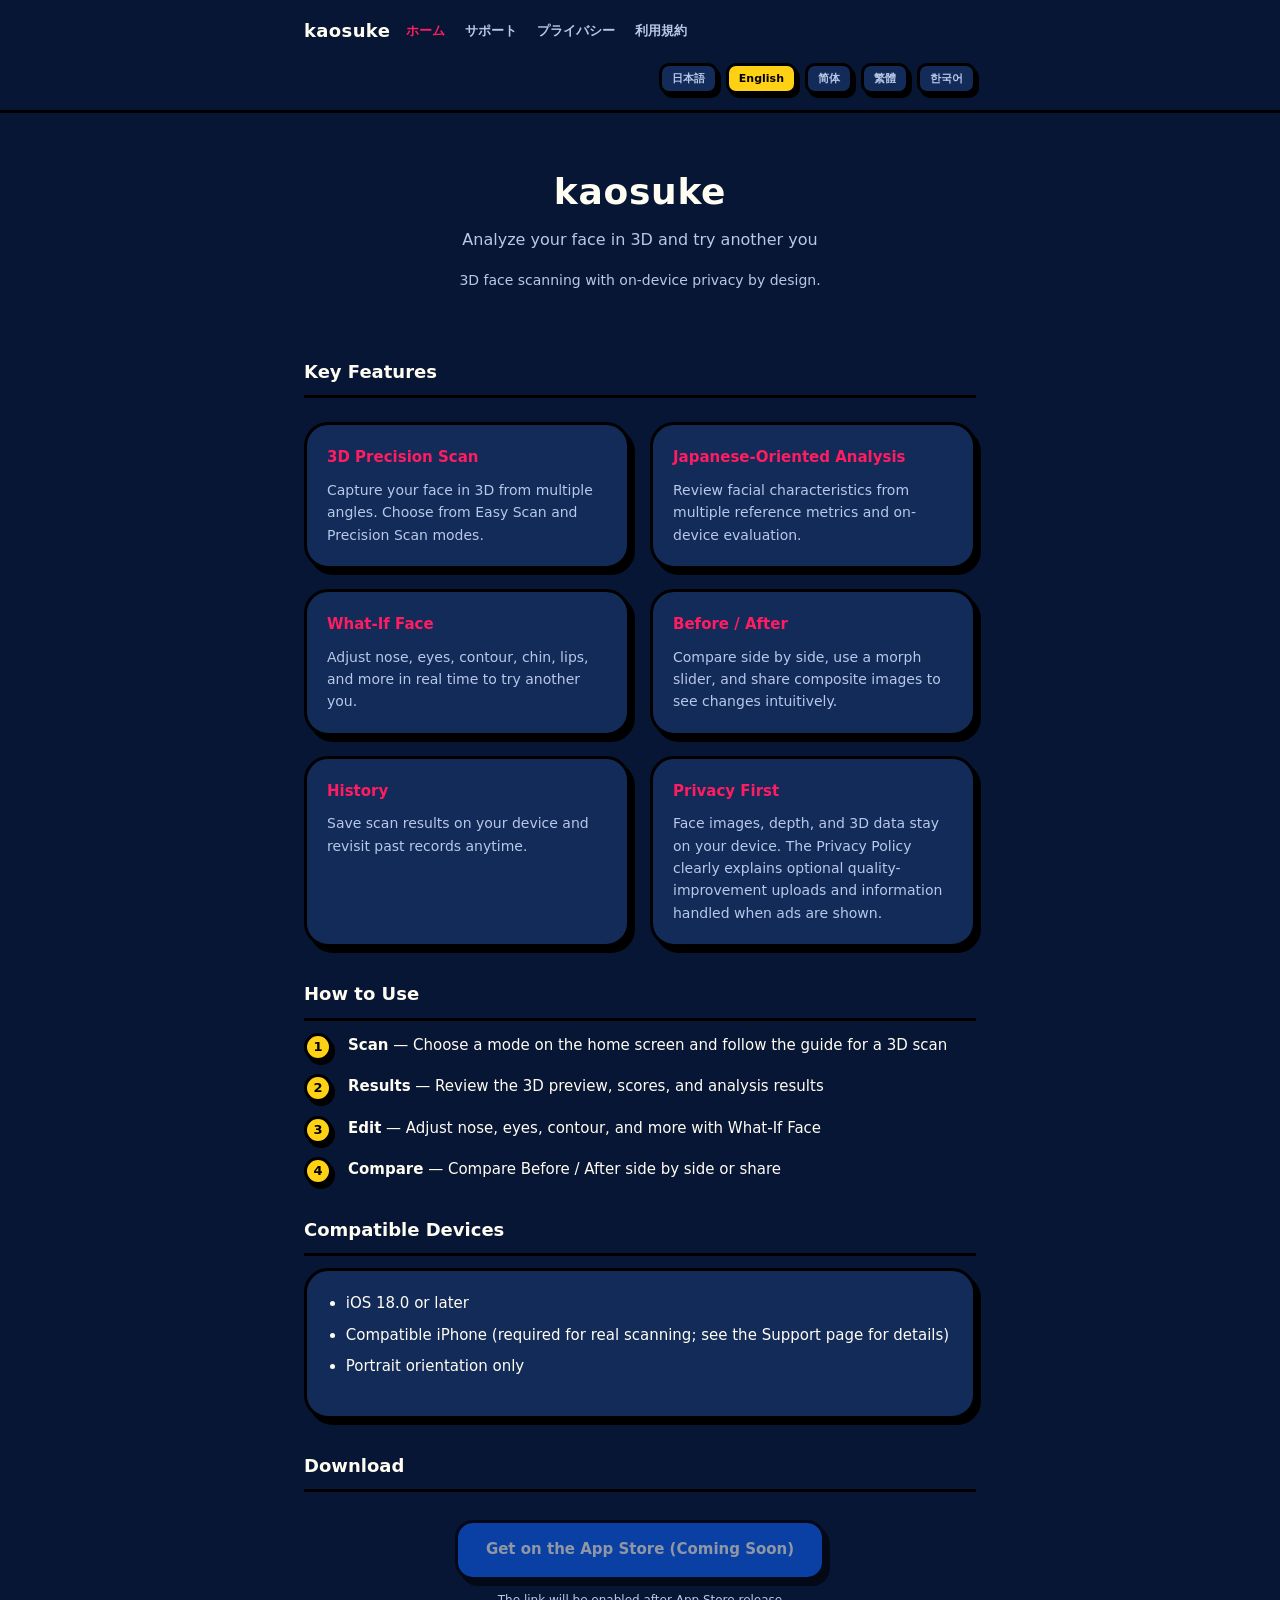
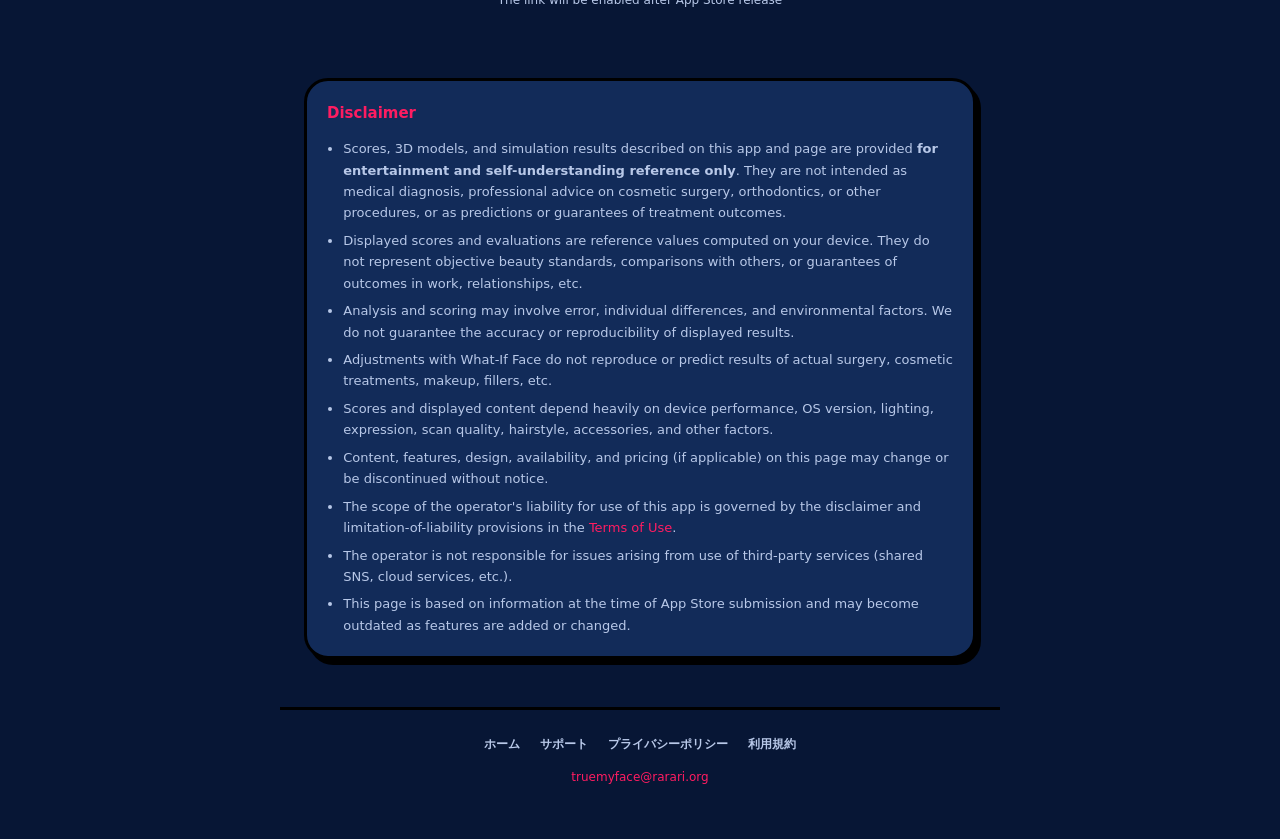
<file: index.html>
<!DOCTYPE html>
<html lang="ja">
<head>
    <meta charset="UTF-8">
    <meta name="viewport" content="width=device-width, initial-scale=1">
    <title>kaosuke — 顔を 3D で精密に解析し、もう一つの自分を試す</title>
    <meta name="description" content="3D 顔スキャン・解析・If の顔シミュレーション iOS アプリ。撮影・解析は端末内完結。">
    <link rel="stylesheet" href="assets/style.css">
</head>
<body data-page="index">
<header class="site-header">
    <div class="header-inner">
        <a href="index.html" class="site-logo" data-nav="index.html">kaosuke</a>
        <nav class="site-nav">
            <a href="index.html" class="active" data-nav="index.html" data-i18n="nav.home">ホーム</a>
            <a href="support.html" data-nav="support.html" data-i18n="nav.support">サポート</a>
            <a href="privacy.html" data-nav="privacy.html" data-i18n="nav.privacy">プライバシー</a>
            <a href="terms.html" data-nav="terms.html" data-i18n="nav.terms">利用規約</a>
        </nav>
    </div>
</header>

<main>
    <section class="hero">
        <h1>kaosuke</h1>
        <p class="tagline">顔を 3D で精密に解析し、もう一つの自分を試す</p>
        <p class="hero-note">3D 顔スキャンと端末内完結のプライバシー設計。</p>
    </section>

    <h2>主な機能</h2>
    <div class="feature-grid">
        <div class="feature-card">
            <h3>3D 精密スキャン</h3>
            <p>多角度撮影で、あなたの顔を 3D として記録。かんたん・高精度の 2 モードから選択できます。</p>
        </div>
        <div class="feature-card">
            <h3>日本人向け解析</h3>
            <p>複数の参考指標と端末内での評価により、顔の特徴を多角的に確認。</p>
        </div>
        <div class="feature-card">
            <h3>If の顔</h3>
            <p>鼻・目・輪郭・顎・唇など複数項目をリアルタイムに調整し、「もう一つの自分」を試せます。</p>
        </div>
        <div class="feature-card">
            <h3>Before / After</h3>
            <p>並べて比較、モーフスライダー、合成画像の共有。変化を直感的に確認できます。</p>
        </div>
        <div class="feature-card">
            <h3>履歴</h3>
            <p>スキャン結果を端末内に保存。過去の記録をいつでも振り返れます。</p>
        </div>
        <div class="feature-card">
            <h3>プライバシー第一</h3>
            <p>顔画像・深度・3Dデータの撮影と解析は端末内で完結。同意した品質改善情報と、広告表示時に必要な情報の取扱いはプライバシーポリシーで明示します。</p>
        </div>
    </div>

    <h2>使い方</h2>
    <ol class="steps">
        <li><strong>スキャン</strong> — ホーム画面でモードを選び、ガイドに従って 3D スキャン</li>
        <li><strong>結果</strong> — 3D プレビューとスコア、解析結果を確認</li>
        <li><strong>編集</strong> — 「If の顔」で鼻・目・輪郭などを調整</li>
        <li><strong>比較</strong> — Before / After を並べて比較、または共有</li>
    </ol>

    <h2>対応端末</h2>
    <div class="card">
        <ul>
            <li>iOS 18.0 以上</li>
            <li>対応 iPhone（実スキャンに必要。詳細はサポートページをご確認ください）</li>
            <li>縦向きのみ対応</li>
        </ul>
    </div>

    <h2>ダウンロード</h2>
    <div class="cta-wrap">
        <!-- TODO: App Store URL — 公開後に href を差し替え -->
        <span class="cta-button">App Store で入手（準備中）</span>
        <p class="cta-note">App Store 公開後にリンクを有効化します</p>
    </div>

    <section class="disclaimer">
        <h2>免責事項</h2>
        <ul>
            <li>本アプリおよび本ページに記載のスコア、3D モデル、シミュレーション結果は、<strong>娯楽および自己理解の参考</strong>を目的として提供されるものであり、医学的診断、美容医療・整形外科・歯科矯正等の専門的助言、施術効果の予測または保証を意図するものではありません。</li>
            <li>表示されるスコアや評価は、端末内で算出される参考値であり、客観的な美の基準、他者との比較、就職・恋愛等の結果を保証するものではありません。</li>
            <li>解析・スコア算出の過程や結果には、誤差・個人差・環境依存があり得ます。表示結果の正確性・再現性を保証しません。</li>
            <li>「If の顔」による見た目の調整は、実際の整形手術、美容施術、化粧、フィラー等の結果を視覚的に再現・予測するものではありません。</li>
            <li>スコア・表示内容は、端末性能、OS バージョン、照明条件、表情、スキャン品質、髪型・アクセサリ等の要因に大きく依存します。</li>
            <li>本ページの記載内容、機能、デザイン、提供条件、価格（該当する場合）は、予告なく変更・中止されることがあります。</li>
            <li>本アプリの利用に関する運営者の責任の範囲は、<a href="terms.html">利用規約</a>の免責事項および責任の上限の定めによります。</li>
            <li>第三者のサービス（共有先の SNS、クラウド等）の利用に起因する問題について、運営者は責任を負いません。</li>
            <li>本ページは App Store 申請時点の情報に基づいており、将来の機能追加・変更により内容が古くなる場合があります。</li>
        </ul>
    </section>
</main>

<footer class="site-footer">
    <div class="footer-links">
        <a href="index.html" data-nav="index.html" data-i18n="footer.home">ホーム</a>
        <a href="support.html" data-nav="support.html" data-i18n="footer.support">サポート</a>
        <a href="privacy.html" data-nav="privacy.html" data-i18n="footer.privacy">プライバシーポリシー</a>
        <a href="terms.html" data-nav="terms.html" data-i18n="footer.terms">利用規約</a>
    </div>
    <p data-footer-contact>© 2026 kaosuke. お問い合わせ: <a href="mailto:truemyface@rarari.org">truemyface@rarari.org</a></p>
</footer>
<script src="assets/locale.js" defer></script>
</body>
</html>
</file>
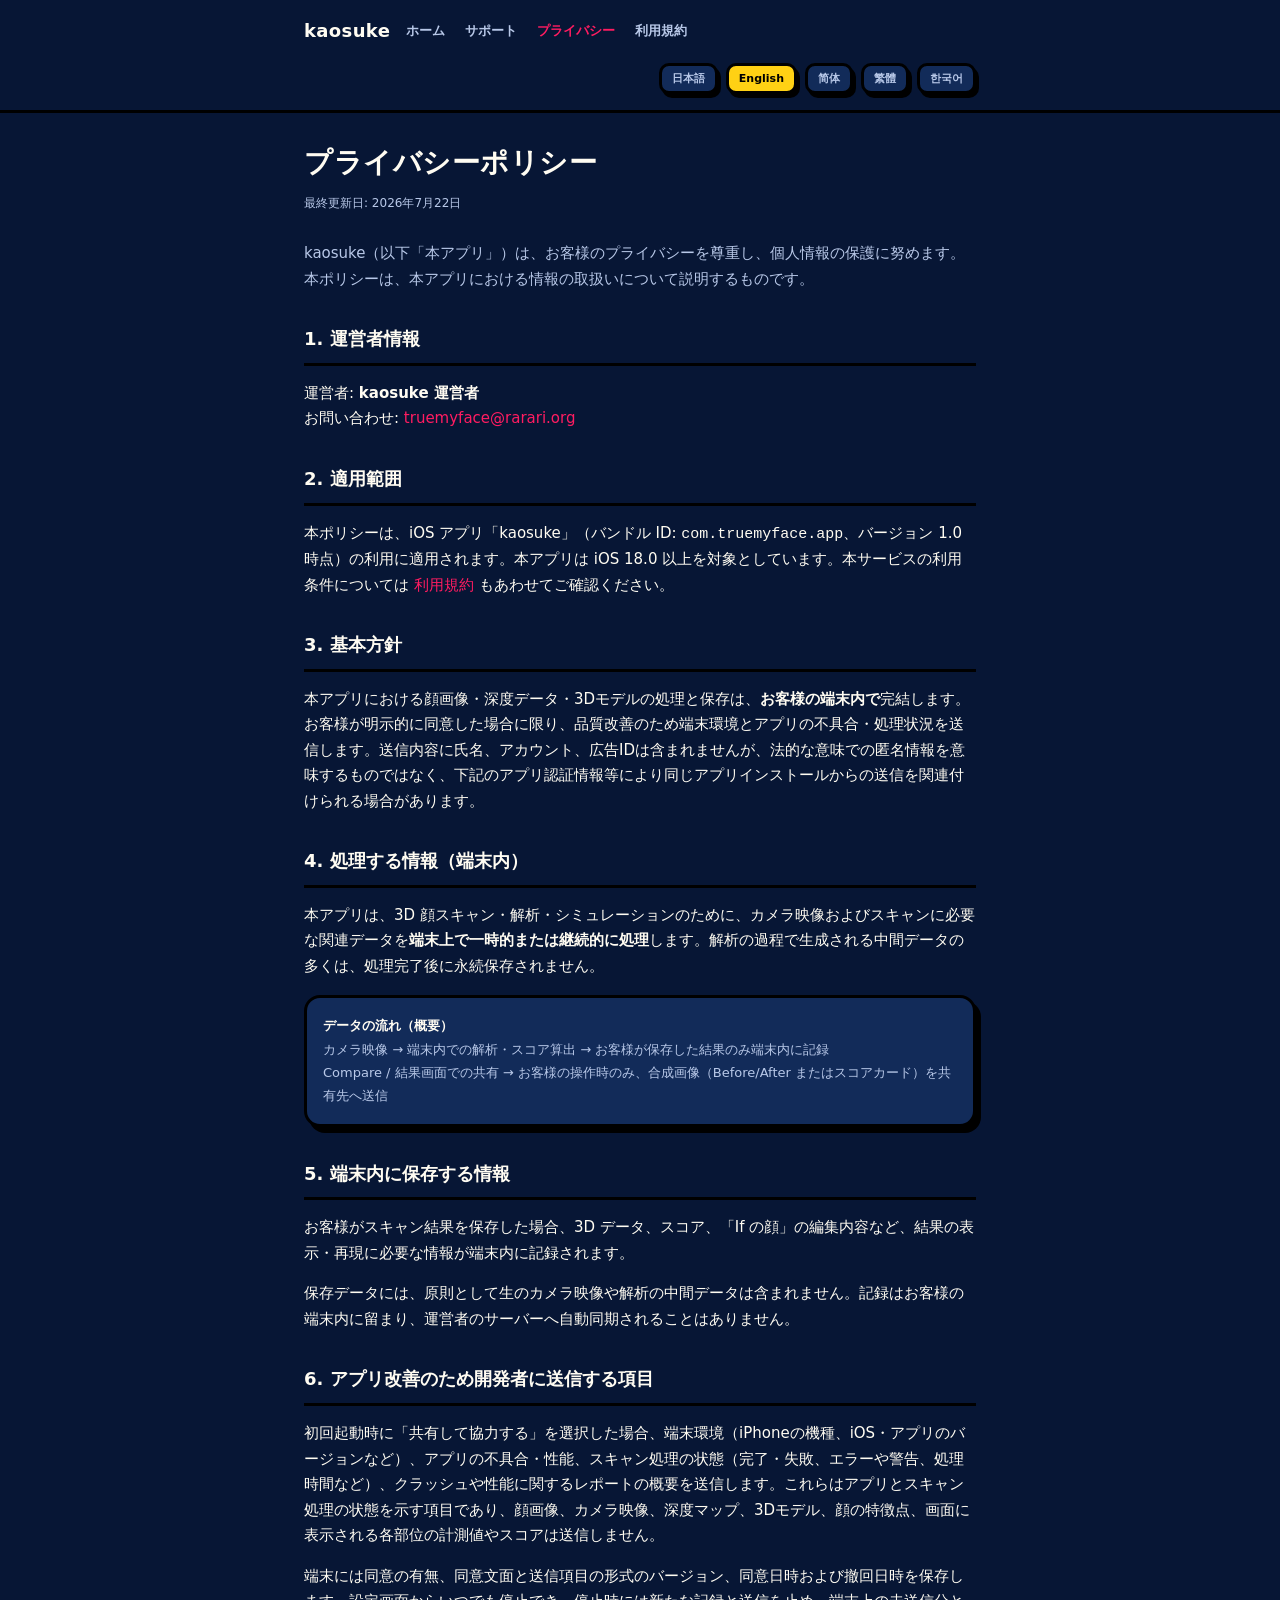
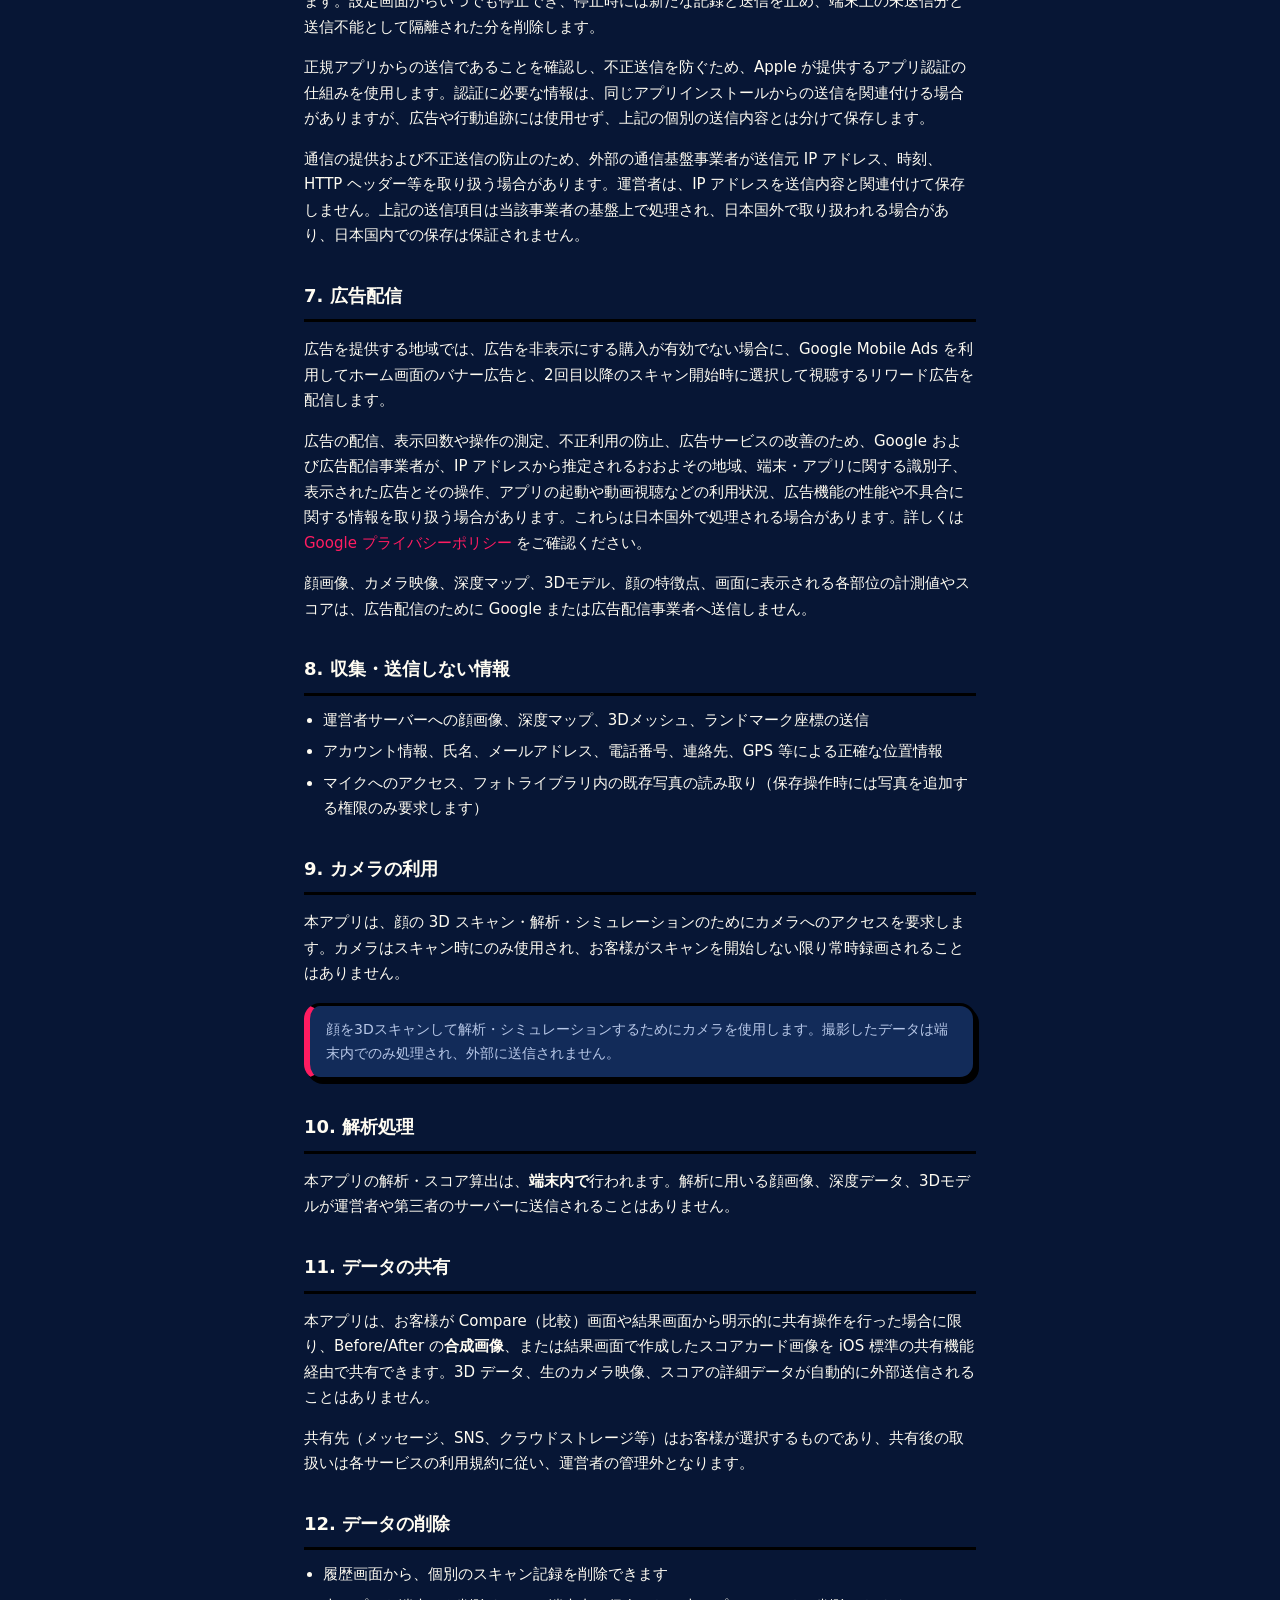
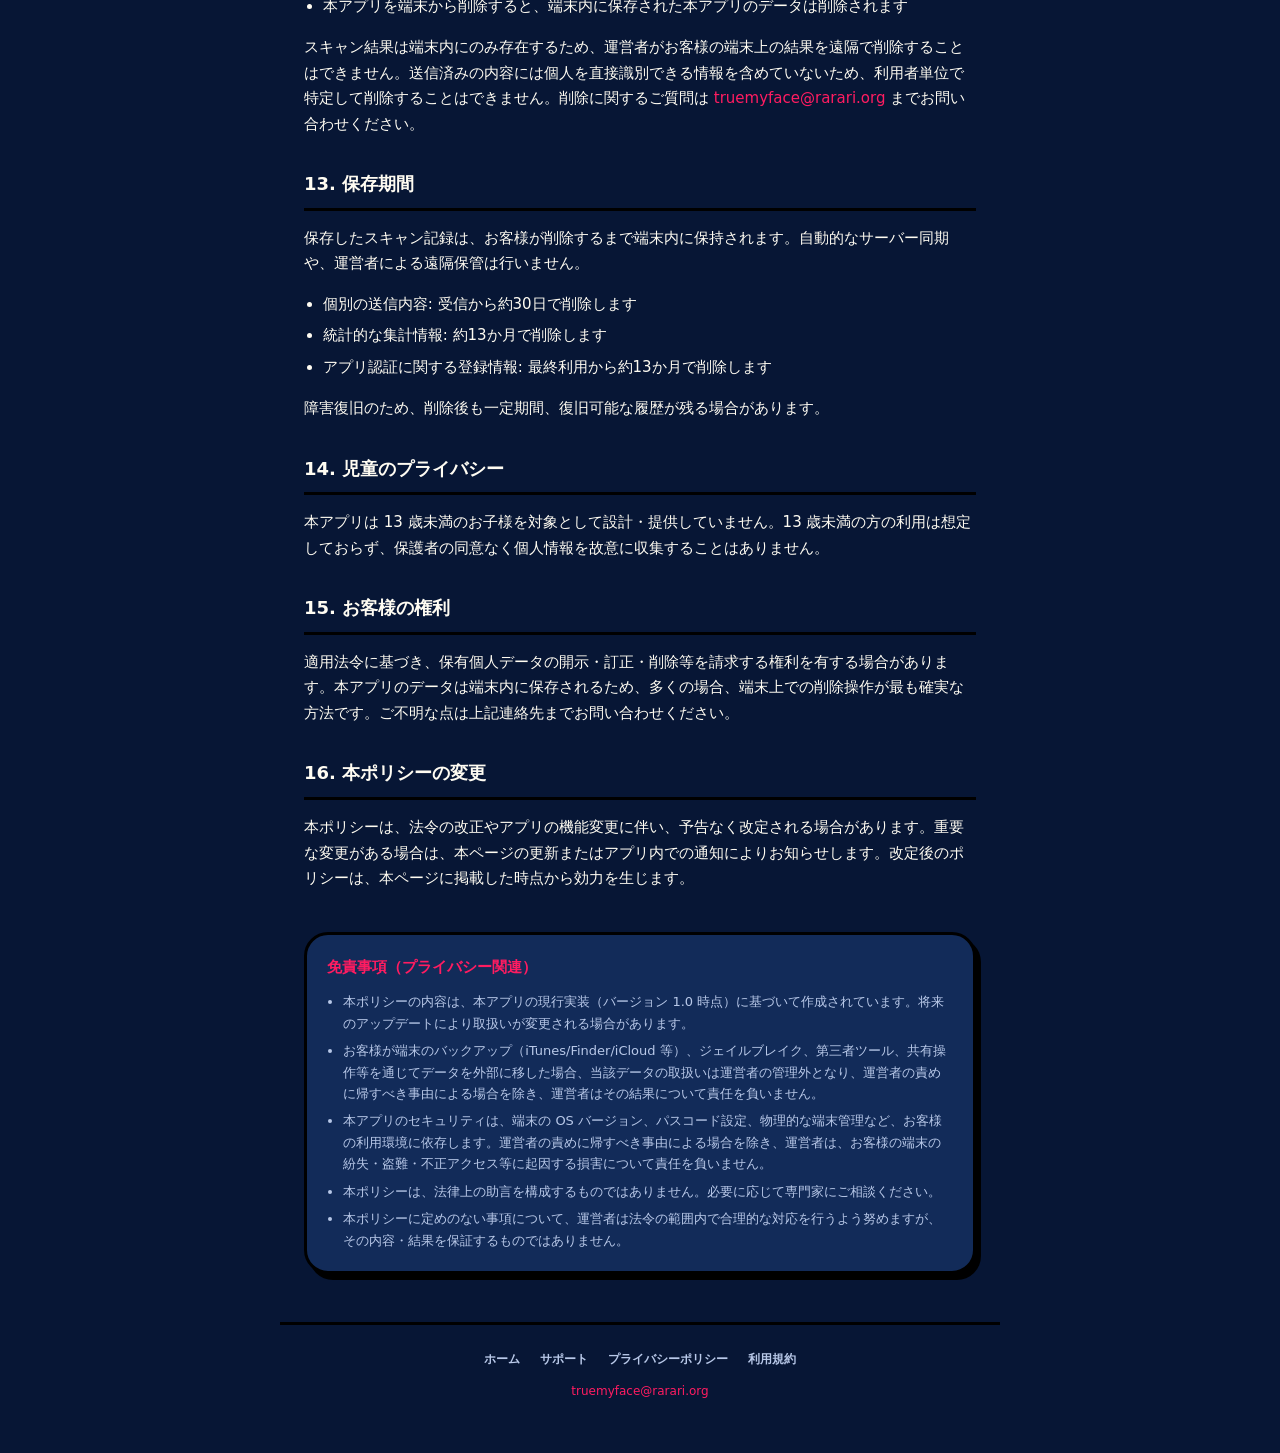
<file: privacy.html>
<!DOCTYPE html>
<html lang="ja">
<head>
    <meta charset="UTF-8">
    <meta name="viewport" content="width=device-width, initial-scale=1">
    <title>プライバシーポリシー — kaosuke</title>
    <meta name="description" content="kaosuke のプライバシーポリシー。顔データは端末内で処理し、同意時のみ端末・OS・アプリのバージョン、エラーコード、処理時間などを送信します。">
    <link rel="stylesheet" href="assets/style.css">
</head>
<body data-page="privacy">
<header class="site-header">
    <div class="header-inner">
        <a href="index.html" class="site-logo" data-nav="index.html">kaosuke</a>
        <nav class="site-nav">
            <a href="index.html" data-nav="index.html" data-i18n="nav.home">ホーム</a>
            <a href="support.html" data-nav="support.html" data-i18n="nav.support">サポート</a>
            <a href="privacy.html" class="active" data-nav="privacy.html" data-i18n="nav.privacy">プライバシー</a>
            <a href="terms.html" data-nav="terms.html" data-i18n="nav.terms">利用規約</a>
        </nav>
    </div>
</header>

<main>
    <h1>プライバシーポリシー</h1>
    <p class="meta">最終更新日: 2026年7月22日</p>
    <p class="lead">kaosuke（以下「本アプリ」）は、お客様のプライバシーを尊重し、個人情報の保護に努めます。本ポリシーは、本アプリにおける情報の取扱いについて説明するものです。</p>

    <h2>1. 運営者情報</h2>
    <p>運営者: <strong>kaosuke 運営者</strong><br>
    お問い合わせ: <a href="mailto:truemyface@rarari.org">truemyface@rarari.org</a></p>

    <h2>2. 適用範囲</h2>
    <p>本ポリシーは、iOS アプリ「kaosuke」（バンドル ID: <code>com.truemyface.app</code>、バージョン 1.0 時点）の利用に適用されます。本アプリは iOS 18.0 以上を対象としています。本サービスの利用条件については <a href="terms.html">利用規約</a> もあわせてご確認ください。</p>

    <h2>3. 基本方針</h2>
    <p>本アプリにおける顔画像・深度データ・3Dモデルの処理と保存は、<strong>お客様の端末内で</strong>完結します。お客様が明示的に同意した場合に限り、品質改善のため端末環境とアプリの不具合・処理状況を送信します。送信内容に氏名、アカウント、広告IDは含まれませんが、法的な意味での匿名情報を意味するものではなく、下記のアプリ認証情報等により同じアプリインストールからの送信を関連付けられる場合があります。</p>

    <h2>4. 処理する情報（端末内）</h2>
    <p>本アプリは、3D 顔スキャン・解析・シミュレーションのために、カメラ映像およびスキャンに必要な関連データを<strong>端末上で一時的または継続的に処理</strong>します。解析の過程で生成される中間データの多くは、処理完了後に永続保存されません。</p>

    <div class="data-flow">
        <strong>データの流れ（概要）</strong><br>
        カメラ映像 → 端末内での解析・スコア算出 → お客様が保存した結果のみ端末内に記録<br>
        Compare / 結果画面での共有 → お客様の操作時のみ、合成画像（Before/After またはスコアカード）を共有先へ送信
    </div>

    <h2>5. 端末内に保存する情報</h2>
    <p>お客様がスキャン結果を保存した場合、3D データ、スコア、「If の顔」の編集内容など、結果の表示・再現に必要な情報が端末内に記録されます。</p>
    <p>保存データには、原則として生のカメラ映像や解析の中間データは含まれません。記録はお客様の端末内に留まり、運営者のサーバーへ自動同期されることはありません。</p>

    <h2>6. アプリ改善のため開発者に送信する項目</h2>
    <p>初回起動時に「共有して協力する」を選択した場合、端末環境（iPhoneの機種、iOS・アプリのバージョンなど）、アプリの不具合・性能、スキャン処理の状態（完了・失敗、エラーや警告、処理時間など）、クラッシュや性能に関するレポートの概要を送信します。これらはアプリとスキャン処理の状態を示す項目であり、顔画像、カメラ映像、深度マップ、3Dモデル、顔の特徴点、画面に表示される各部位の計測値やスコアは送信しません。</p>
    <p>端末には同意の有無、同意文面と送信項目の形式のバージョン、同意日時および撤回日時を保存します。設定画面からいつでも停止でき、停止時には新たな記録と送信を止め、端末上の未送信分と送信不能として隔離された分を削除します。</p>
    <p>正規アプリからの送信であることを確認し、不正送信を防ぐため、Apple が提供するアプリ認証の仕組みを使用します。認証に必要な情報は、同じアプリインストールからの送信を関連付ける場合がありますが、広告や行動追跡には使用せず、上記の個別の送信内容とは分けて保存します。</p>
    <p>通信の提供および不正送信の防止のため、外部の通信基盤事業者が送信元 IP アドレス、時刻、HTTP ヘッダー等を取り扱う場合があります。運営者は、IP アドレスを送信内容と関連付けて保存しません。上記の送信項目は当該事業者の基盤上で処理され、日本国外で取り扱われる場合があり、日本国内での保存は保証されません。</p>

    <h2>7. 広告配信</h2>
    <p>広告を提供する地域では、広告を非表示にする購入が有効でない場合に、Google Mobile Ads を利用してホーム画面のバナー広告と、2回目以降のスキャン開始時に選択して視聴するリワード広告を配信します。</p>
    <p>広告の配信、表示回数や操作の測定、不正利用の防止、広告サービスの改善のため、Google および広告配信事業者が、IP アドレスから推定されるおおよその地域、端末・アプリに関する識別子、表示された広告とその操作、アプリの起動や動画視聴などの利用状況、広告機能の性能や不具合に関する情報を取り扱う場合があります。これらは日本国外で処理される場合があります。詳しくは <a href="https://policies.google.com/privacy" rel="noopener noreferrer">Google プライバシーポリシー</a> をご確認ください。</p>
    <p>顔画像、カメラ映像、深度マップ、3Dモデル、顔の特徴点、画面に表示される各部位の計測値やスコアは、広告配信のために Google または広告配信事業者へ送信しません。</p>

    <h2>8. 収集・送信しない情報</h2>
    <ul>
        <li>運営者サーバーへの顔画像、深度マップ、3Dメッシュ、ランドマーク座標の送信</li>
        <li>アカウント情報、氏名、メールアドレス、電話番号、連絡先、GPS 等による正確な位置情報</li>
        <li>マイクへのアクセス、フォトライブラリ内の既存写真の読み取り（保存操作時には写真を追加する権限のみ要求します）</li>
    </ul>

    <h2>9. カメラの利用</h2>
    <p>本アプリは、顔の 3D スキャン・解析・シミュレーションのためにカメラへのアクセスを要求します。カメラはスキャン時にのみ使用され、お客様がスキャンを開始しない限り常時録画されることはありません。</p>
    <blockquote class="quote-block">
        顔を3Dスキャンして解析・シミュレーションするためにカメラを使用します。撮影したデータは端末内でのみ処理され、外部に送信されません。
    </blockquote>

    <h2>10. 解析処理</h2>
    <p>本アプリの解析・スコア算出は、<strong>端末内で</strong>行われます。解析に用いる顔画像、深度データ、3Dモデルが運営者や第三者のサーバーに送信されることはありません。</p>

    <h2>11. データの共有</h2>
    <p>本アプリは、お客様が Compare（比較）画面や結果画面から明示的に共有操作を行った場合に限り、Before/After の<strong>合成画像</strong>、または結果画面で作成したスコアカード画像を iOS 標準の共有機能経由で共有できます。3D データ、生のカメラ映像、スコアの詳細データが自動的に外部送信されることはありません。</p>
    <p>共有先（メッセージ、SNS、クラウドストレージ等）はお客様が選択するものであり、共有後の取扱いは各サービスの利用規約に従い、運営者の管理外となります。</p>

    <h2>12. データの削除</h2>
    <ul>
        <li>履歴画面から、個別のスキャン記録を削除できます</li>
        <li>本アプリを端末から削除すると、端末内に保存された本アプリのデータは削除されます</li>
    </ul>
    <p>スキャン結果は端末内にのみ存在するため、運営者がお客様の端末上の結果を遠隔で削除することはできません。送信済みの内容には個人を直接識別できる情報を含めていないため、利用者単位で特定して削除することはできません。削除に関するご質問は <a href="mailto:truemyface@rarari.org">truemyface@rarari.org</a> までお問い合わせください。</p>

    <h2>13. 保存期間</h2>
    <p>保存したスキャン記録は、お客様が削除するまで端末内に保持されます。自動的なサーバー同期や、運営者による遠隔保管は行いません。</p>
    <ul>
        <li>個別の送信内容: 受信から約30日で削除します</li>
        <li>統計的な集計情報: 約13か月で削除します</li>
        <li>アプリ認証に関する登録情報: 最終利用から約13か月で削除します</li>
    </ul>
    <p>障害復旧のため、削除後も一定期間、復旧可能な履歴が残る場合があります。</p>

    <h2>14. 児童のプライバシー</h2>
    <p>本アプリは 13 歳未満のお子様を対象として設計・提供していません。13 歳未満の方の利用は想定しておらず、保護者の同意なく個人情報を故意に収集することはありません。</p>

    <h2>15. お客様の権利</h2>
    <p>適用法令に基づき、保有個人データの開示・訂正・削除等を請求する権利を有する場合があります。本アプリのデータは端末内に保存されるため、多くの場合、端末上での削除操作が最も確実な方法です。ご不明な点は上記連絡先までお問い合わせください。</p>

    <h2>16. 本ポリシーの変更</h2>
    <p>本ポリシーは、法令の改正やアプリの機能変更に伴い、予告なく改定される場合があります。重要な変更がある場合は、本ページの更新またはアプリ内での通知によりお知らせします。改定後のポリシーは、本ページに掲載した時点から効力を生じます。</p>

    <section class="disclaimer">
        <h2>免責事項（プライバシー関連）</h2>
        <ul>
            <li>本ポリシーの内容は、本アプリの現行実装（バージョン 1.0 時点）に基づいて作成されています。将来のアップデートにより取扱いが変更される場合があります。</li>
            <li>お客様が端末のバックアップ（iTunes/Finder/iCloud 等）、ジェイルブレイク、第三者ツール、共有操作等を通じてデータを外部に移した場合、当該データの取扱いは運営者の管理外となり、運営者の責めに帰すべき事由による場合を除き、運営者はその結果について責任を負いません。</li>
            <li>本アプリのセキュリティは、端末の OS バージョン、パスコード設定、物理的な端末管理など、お客様の利用環境に依存します。運営者の責めに帰すべき事由による場合を除き、運営者は、お客様の端末の紛失・盗難・不正アクセス等に起因する損害について責任を負いません。</li>
            <li>本ポリシーは、法律上の助言を構成するものではありません。必要に応じて専門家にご相談ください。</li>
            <li>本ポリシーに定めのない事項について、運営者は法令の範囲内で合理的な対応を行うよう努めますが、その内容・結果を保証するものではありません。</li>
        </ul>
    </section>
</main>

<footer class="site-footer">
    <div class="footer-links">
        <a href="index.html" data-nav="index.html" data-i18n="footer.home">ホーム</a>
        <a href="support.html" data-nav="support.html" data-i18n="footer.support">サポート</a>
        <a href="privacy.html" data-nav="privacy.html" data-i18n="footer.privacy">プライバシーポリシー</a>
        <a href="terms.html" data-nav="terms.html" data-i18n="footer.terms">利用規約</a>
    </div>
    <p data-footer-contact>© 2026 kaosuke. お問い合わせ: <a href="mailto:truemyface@rarari.org">truemyface@rarari.org</a></p>
</footer>
<script src="assets/locale.js" defer></script>
</body>
</html>
</file>
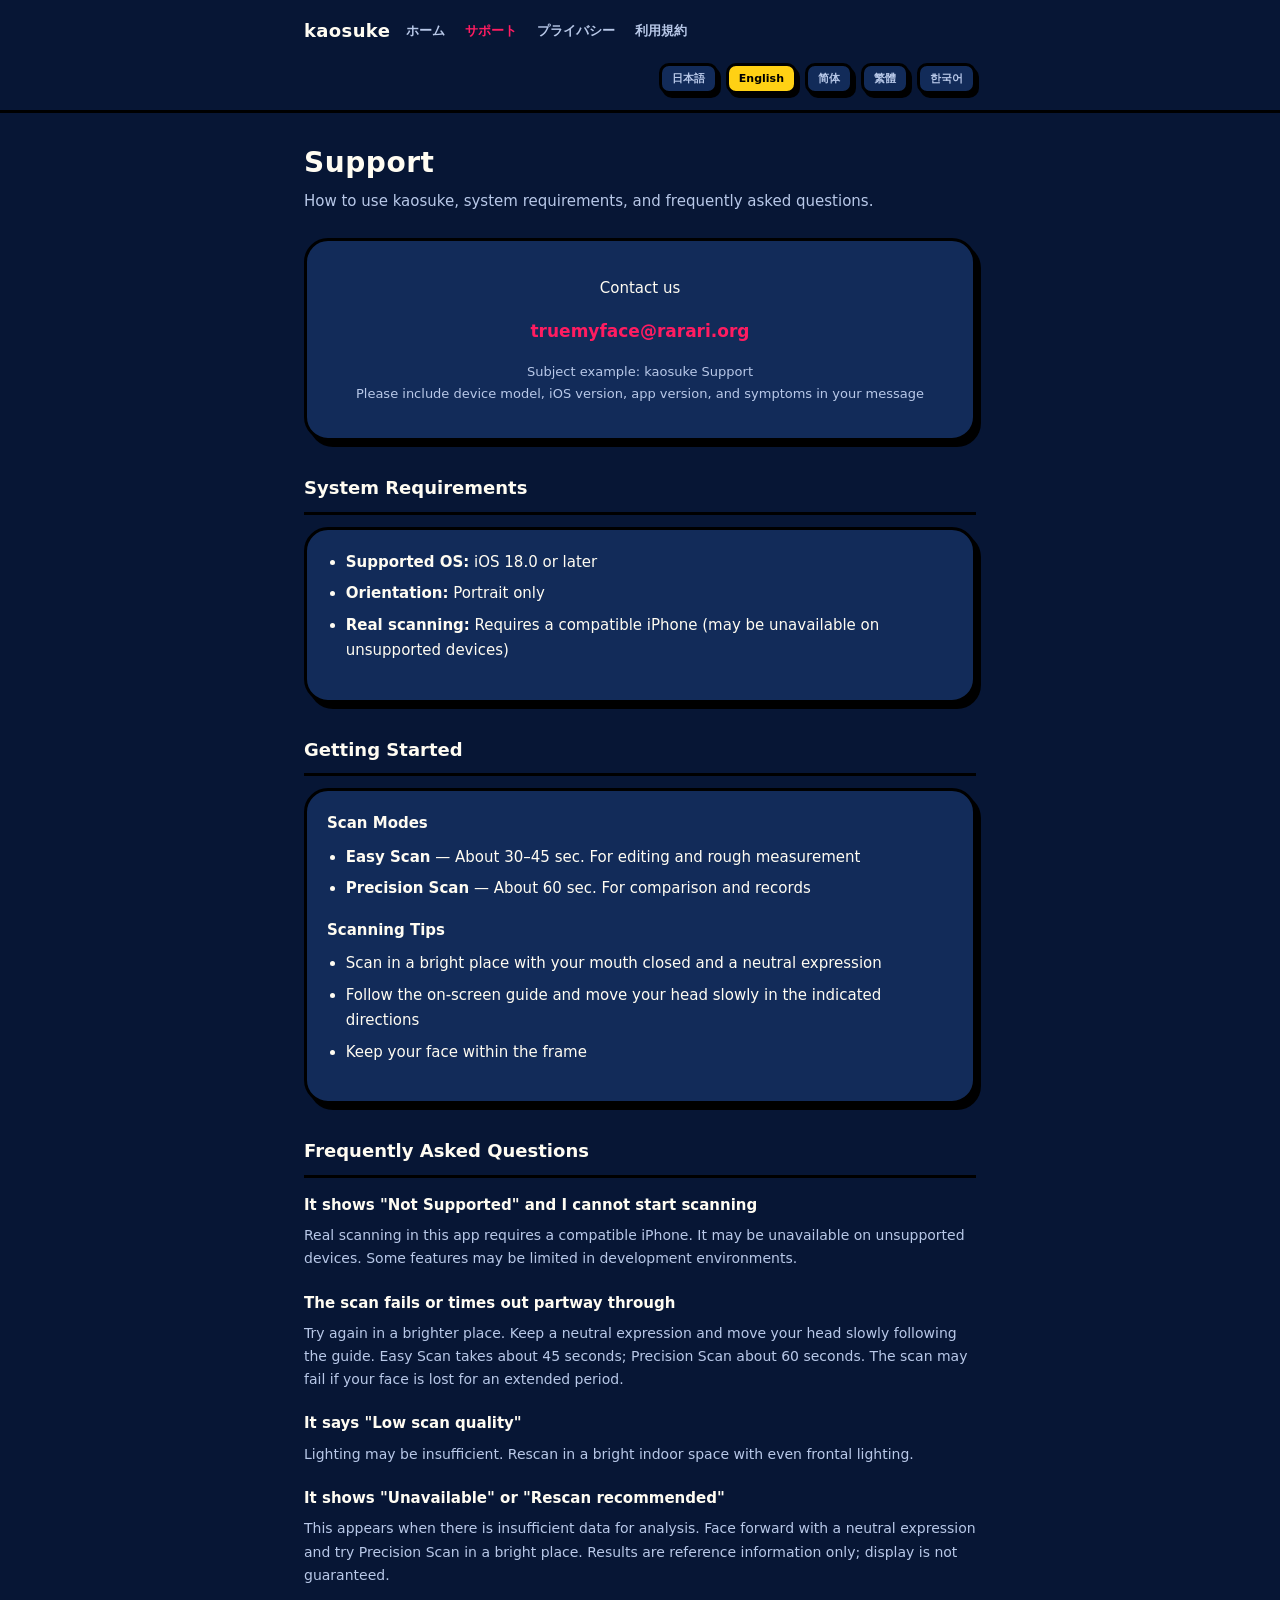
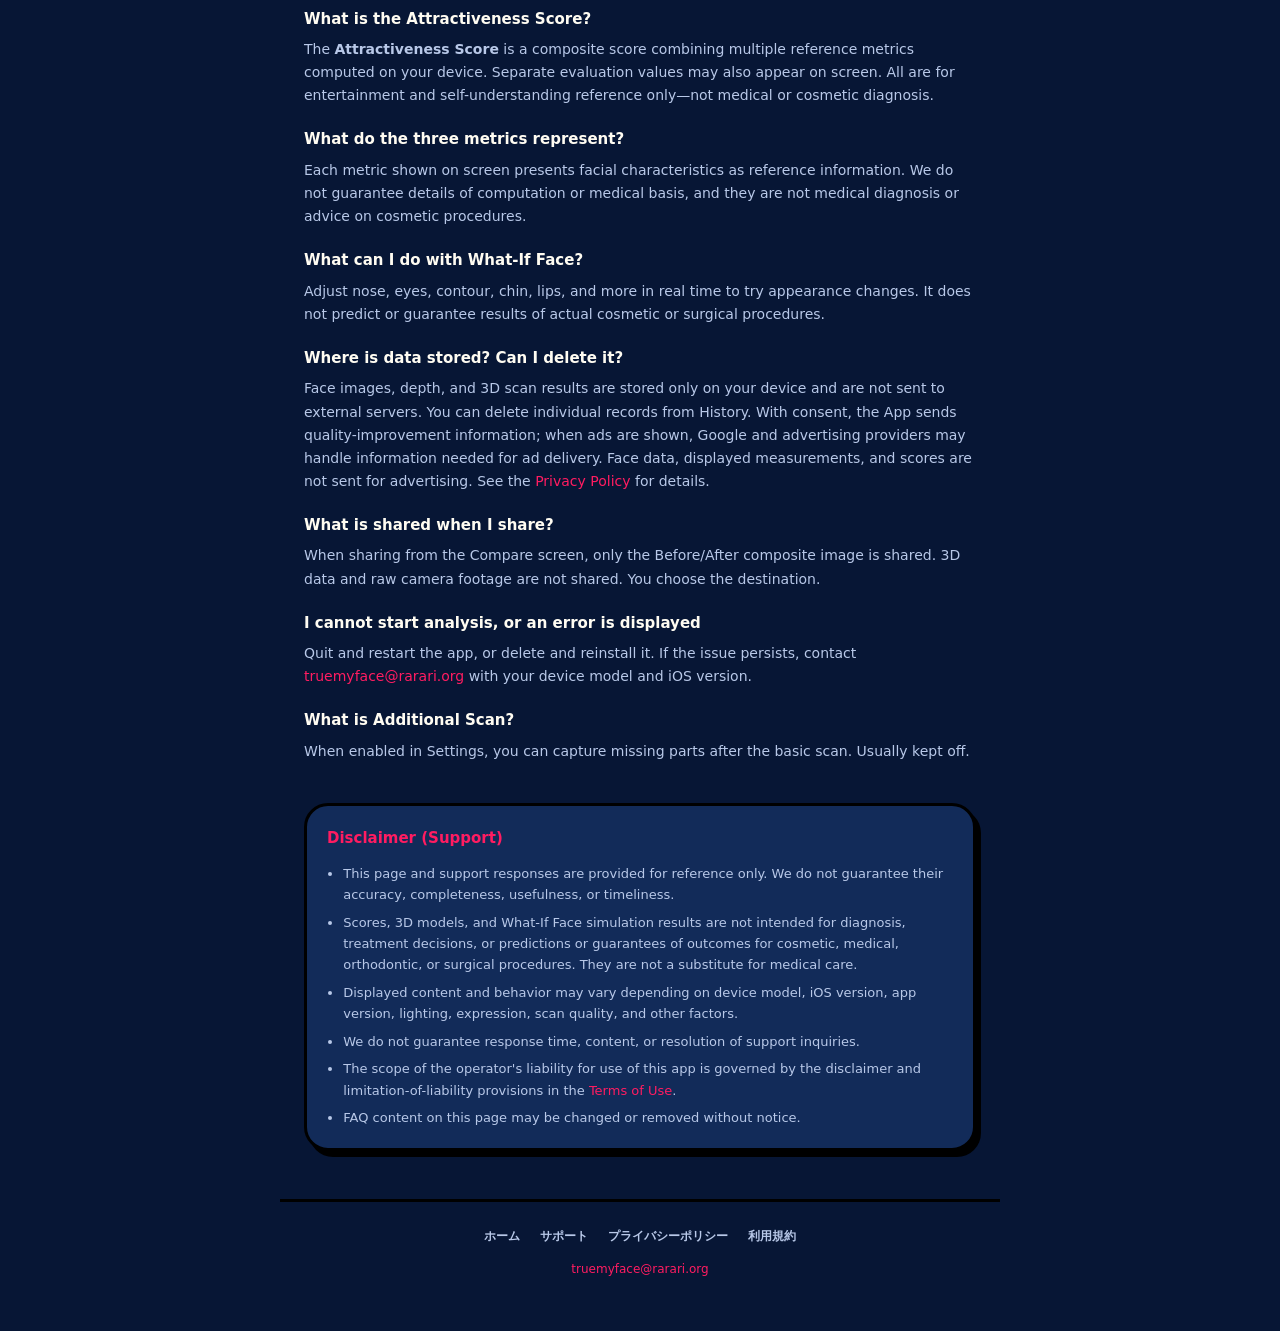
<file: support.html>
<!DOCTYPE html>
<html lang="ja">
<head>
    <meta charset="UTF-8">
    <meta name="viewport" content="width=device-width, initial-scale=1">
    <title>サポート — kaosuke</title>
    <meta name="description" content="kaosuke のサポート・FAQ・お問い合わせ先。">
    <link rel="stylesheet" href="assets/style.css">
</head>
<body data-page="support">
<header class="site-header">
    <div class="header-inner">
        <a href="index.html" class="site-logo" data-nav="index.html">kaosuke</a>
        <nav class="site-nav">
            <a href="index.html" data-nav="index.html" data-i18n="nav.home">ホーム</a>
            <a href="support.html" class="active" data-nav="support.html" data-i18n="nav.support">サポート</a>
            <a href="privacy.html" data-nav="privacy.html" data-i18n="nav.privacy">プライバシー</a>
            <a href="terms.html" data-nav="terms.html" data-i18n="nav.terms">利用規約</a>
        </nav>
    </div>
</header>

<main>
    <h1>サポート</h1>
    <p class="lead">kaosuke の使い方、動作環境、よくある質問をまとめています。</p>

    <div class="contact-box">
        <p>お問い合わせはこちら</p>
        <p><a href="mailto:truemyface@rarari.org?subject=kaosuke%20サポート">truemyface@rarari.org</a></p>
        <p class="support-note">
            件名例: kaosuke サポート<br>
            本文に端末モデル・iOS バージョン・アプリバージョン・症状をご記載ください
        </p>
    </div>

    <h2>動作環境</h2>
    <div class="card">
        <ul>
            <li><strong>対応 OS:</strong> iOS 18.0 以上</li>
            <li><strong>画面向き:</strong> 縦向きのみ</li>
            <li><strong>実スキャン:</strong> 対応 iPhone が必要です（非対応端末では利用できない場合があります）</li>
        </ul>
    </div>

    <h2>はじめ方</h2>
    <div class="card">
        <h3>スキャンモード</h3>
        <ul>
            <li><strong>かんたんスキャン</strong> — 30〜45秒目安。編集とおおまかな計測向け</li>
            <li><strong>高精度スキャン</strong> — 60秒目安。比較・記録向け</li>
        </ul>
        <h3>スキャンのコツ</h3>
        <ul>
            <li>明るい場所で、口を閉じて無表情で行ってください</li>
            <li>画面上のガイドに従い、指示された方向へゆっくり頭を動かします</li>
            <li>顔が画面から外れないよう注意してください</li>
        </ul>
    </div>

    <h2>よくある質問</h2>

    <dl>
        <div class="faq-item">
            <dt>「非対応」と表示され、スキャンを開始できません</dt>
            <dd>本アプリの実スキャンには対応 iPhone が必要です。非対応端末では利用できない場合があります。開発用環境では一部機能が制限されることがあります。</dd>
        </div>
        <div class="faq-item">
            <dt>スキャンが途中で失敗・タイムアウトします</dt>
            <dd>明るい場所で再試行してください。無表情を保ち、ガイドに従ってゆっくり頭を動かしてください。かんたんスキャンは約45秒、高精度スキャンは約60秒が目安です。顔を見失った状態が続くと失敗することがあります。</dd>
        </div>
        <div class="faq-item">
            <dt>「スキャン品質が低い」と表示されます</dt>
            <dd>照明が不足している可能性があります。明るい室内、正面から均一な光が当たる場所で再スキャンしてください。</dd>
        </div>
        <div class="faq-item">
            <dt>「計測不可」「再スキャン推奨」と表示されます</dt>
            <dd>解析に必要なデータが十分でない場合に表示されます。無表情で正面を向き、明るい場所で高精度スキャンをお試しください。結果は参考情報であり、表示の有無を保証するものではありません。</dd>
        </div>
        <div class="faq-item">
            <dt>魅力度スコアとは？</dt>
            <dd><strong>魅力度スコア</strong>は、端末内で算出される複数の参考指標を組み合わせた総合スコアです。画面に別途表示される評価値がある場合もありますが、いずれも娯楽・自己理解の参考であり、医学的・美容医療的な診断ではありません。</dd>
        </div>
        <div class="faq-item">
            <dt>3 つの指標は何を表しますか？</dt>
            <dd>
                画面に表示される各指標は、顔の特徴を参考として示すものです。算出方法の詳細や医学的根拠を保証するものではなく、医療診断や整形の助言にもなりません。
            </dd>
        </div>
        <div class="faq-item">
            <dt>「If の顔」で何ができますか？</dt>
            <dd>鼻・目・輪郭・顎・唇など複数項目をリアルタイムで調整し、見た目の変化を試せます。実際の整形・美容施術の結果を予測・保証するものではありません。</dd>
        </div>
        <div class="faq-item">
            <dt>データはどこに保存されますか？削除できますか？</dt>
            <dd>顔画像・深度・3Dのスキャン結果は端末内にのみ保存され、外部サーバーへ送信しません。履歴画面から個別に削除できます。同意した場合は品質改善情報を送信し、広告表示時は Google 等が広告配信に必要な情報を取り扱う場合があります。顔データや画面に表示される計測値・スコアは広告配信先へ送信しません。詳細は <a href="privacy.html">プライバシーポリシー</a> をご覧ください。</dd>
        </div>
        <div class="faq-item">
            <dt>共有すると何が送られますか？</dt>
            <dd>Compare 画面から共有した場合、Before/After の合成画像のみが共有されます。3D データや生のカメラ映像は共有されません。共有先はお客様が選択します。</dd>
        </div>
        <div class="faq-item">
            <dt>解析を開始できない、またはエラーが表示されます</dt>
            <dd>アプリを一度終了して再起動するか、削除して再インストールしてください。それでも解消しない場合は、端末モデル・iOS バージョンを添えて <a href="mailto:truemyface@rarari.org">truemyface@rarari.org</a> までご連絡ください。</dd>
        </div>
        <div class="faq-item">
            <dt>追加スキャンとは？</dt>
            <dd>設定画面で有効にすると、基本のスキャン後に不足分を撮り足せます。通常はオフのままで問題ありません。</dd>
        </div>
    </dl>

    <section class="disclaimer">
        <h2>免責事項（サポート関連）</h2>
        <ul>
            <li>本ページおよびサポート回答は、参考情報の提供を目的としており、その正確性・完全性・有用性・最新性を保証するものではありません。</li>
            <li>スコア、3D モデル、「If の顔」シミュレーション結果は、美容・医療・整形・歯科矯正等の診断、治療方針の決定、施術効果の予測または保証を意図したものではありません。医療行為の代替にはなりません。</li>
            <li>端末モデル、iOS バージョン、アプリバージョン、照明・表情・スキャン品質等により、表示内容や動作は異なる場合があります。</li>
            <li>サポートへの返信時期・内容・問題解決を保証するものではありません。</li>
            <li>本アプリの利用に関する運営者の責任の範囲は、<a href="terms.html">利用規約</a>の免責事項および責任の上限の定めによります。</li>
            <li>本ページの FAQ は予告なく変更・削除される場合があります。</li>
        </ul>
    </section>
</main>

<footer class="site-footer">
    <div class="footer-links">
        <a href="index.html" data-nav="index.html" data-i18n="footer.home">ホーム</a>
        <a href="support.html" data-nav="support.html" data-i18n="footer.support">サポート</a>
        <a href="privacy.html" data-nav="privacy.html" data-i18n="footer.privacy">プライバシーポリシー</a>
        <a href="terms.html" data-nav="terms.html" data-i18n="footer.terms">利用規約</a>
    </div>
    <p data-footer-contact>© 2026 kaosuke. お問い合わせ: <a href="mailto:truemyface@rarari.org">truemyface@rarari.org</a></p>
</footer>
<script src="assets/locale.js" defer></script>
</body>
</html>
</file>
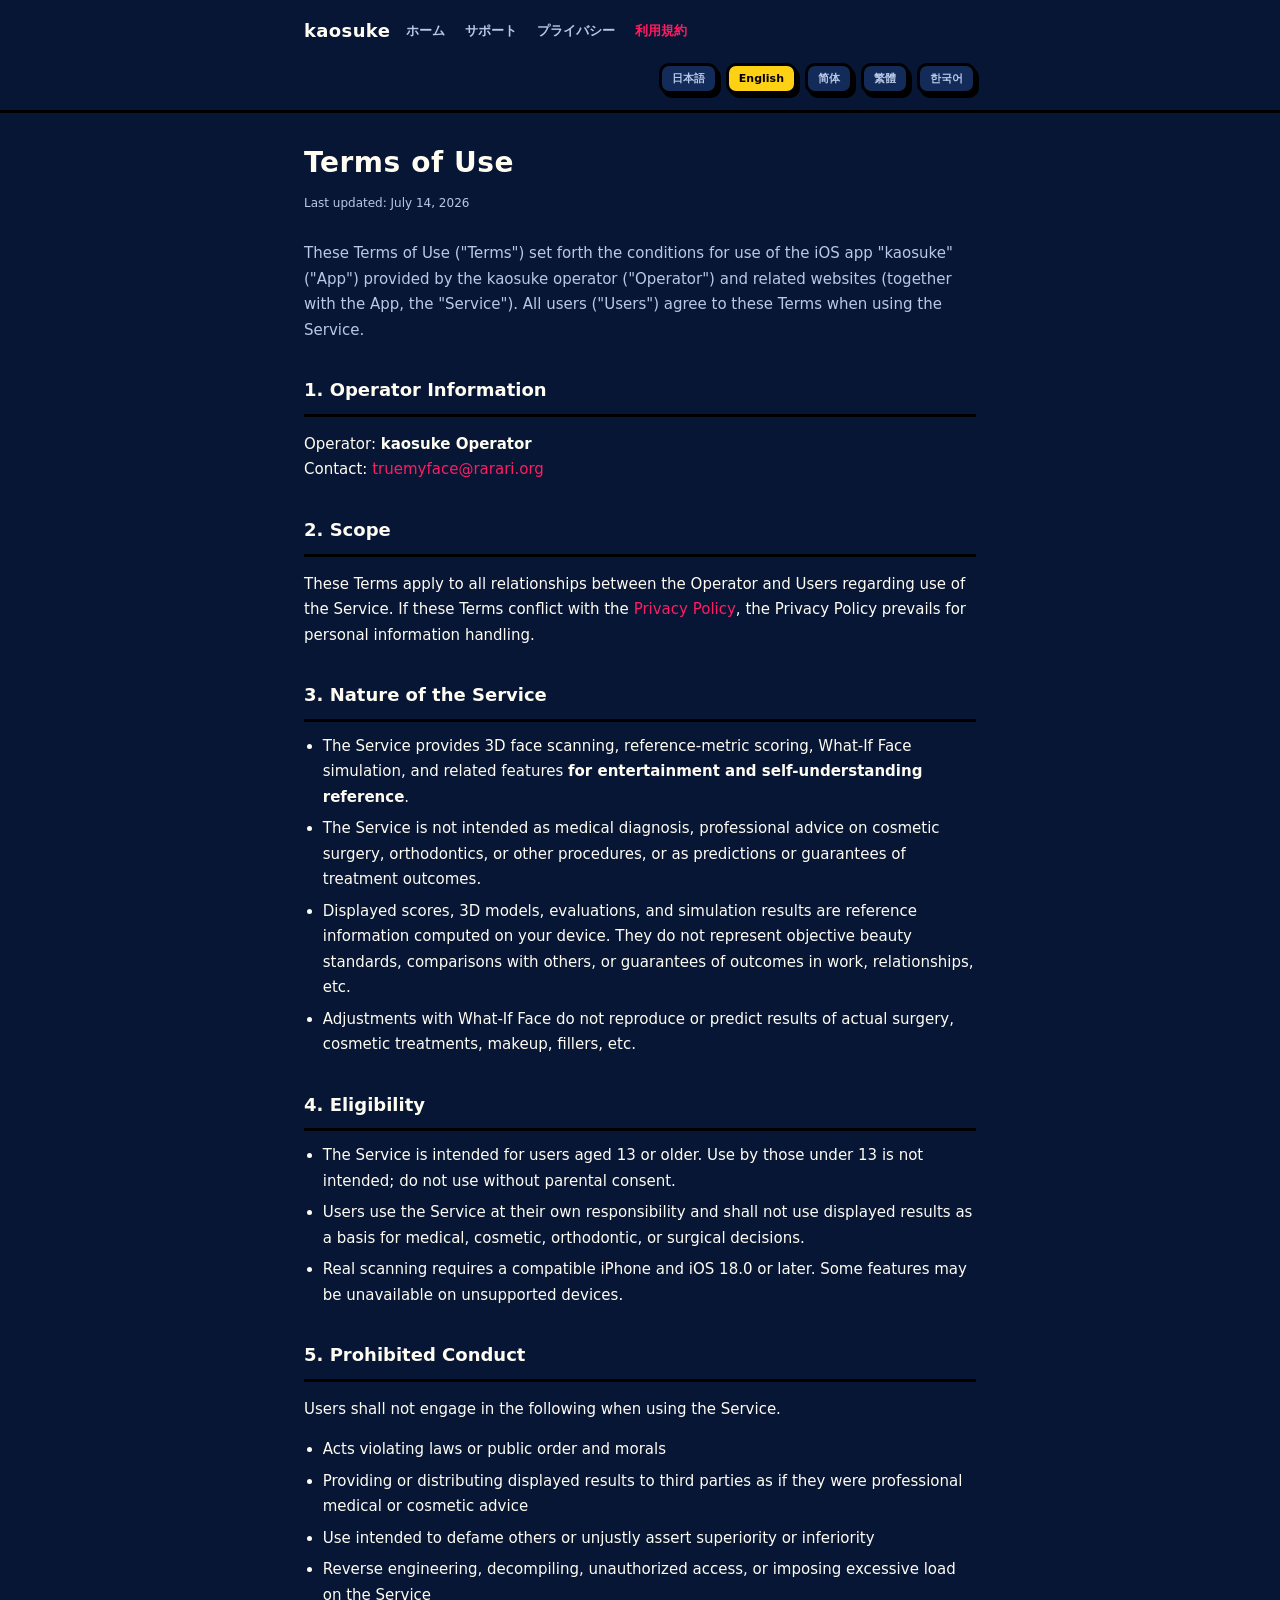
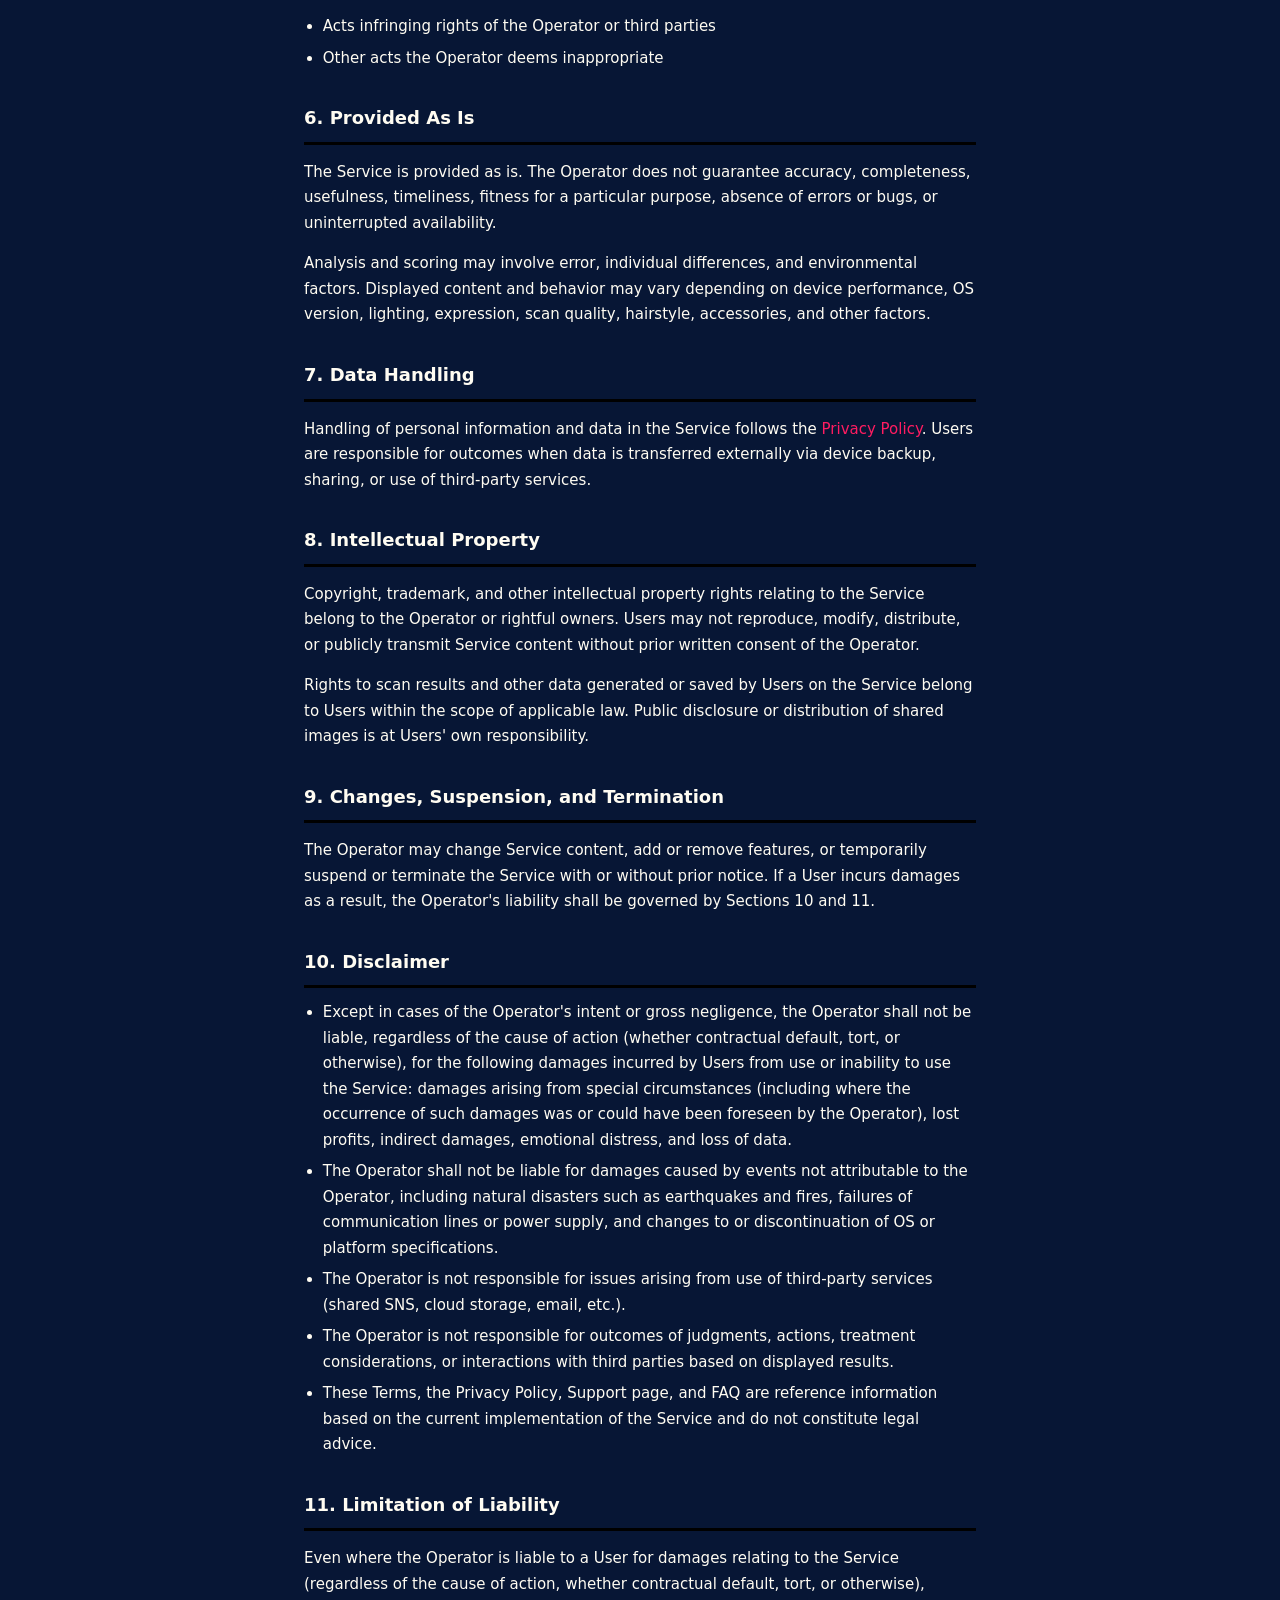
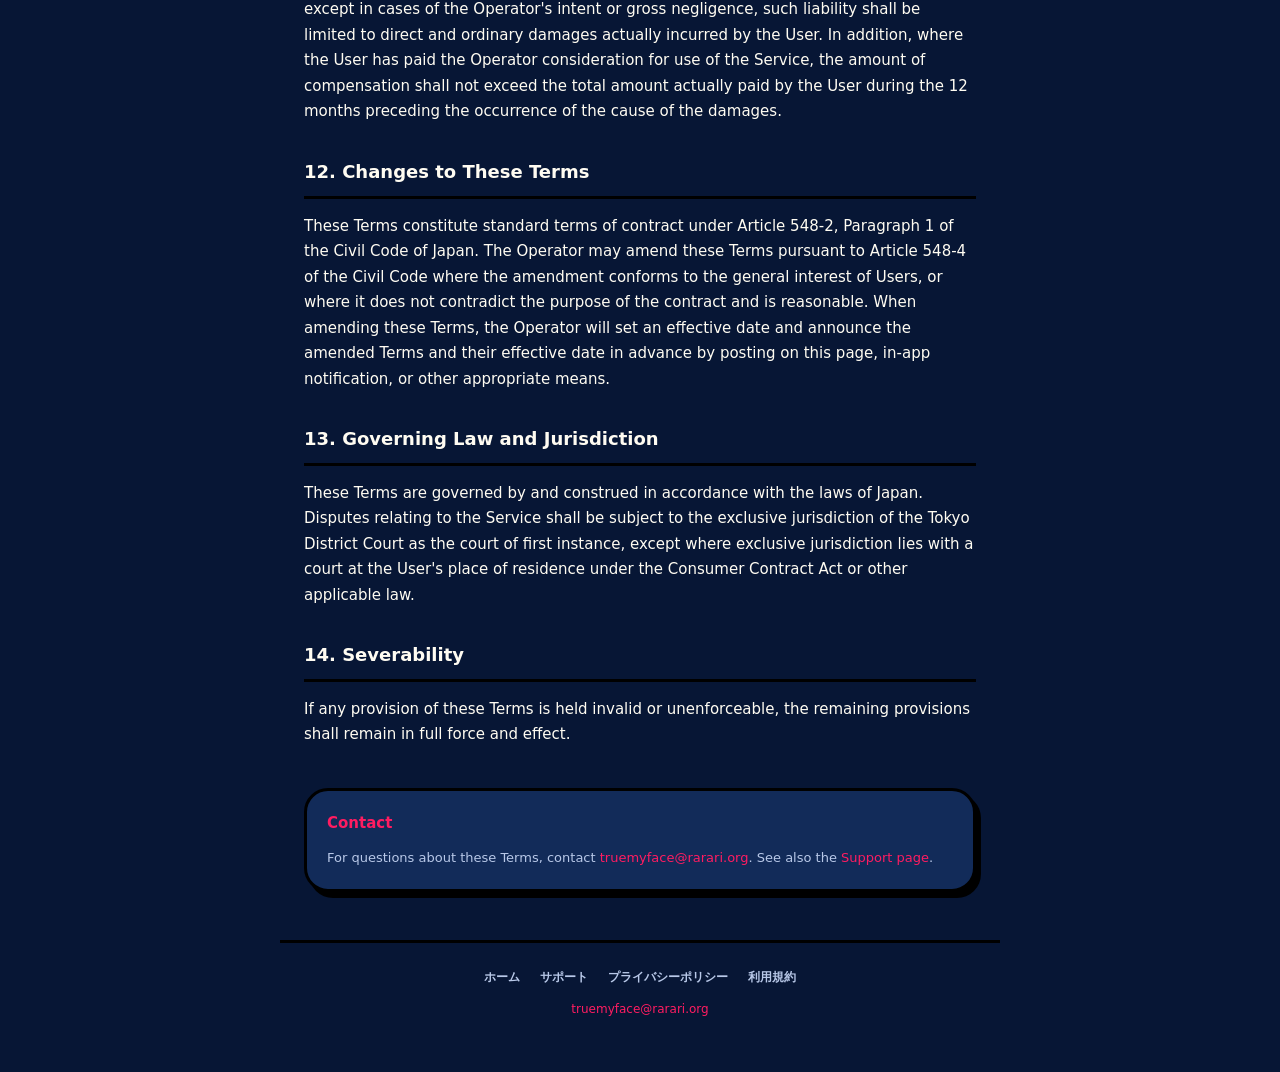
<file: terms.html>
<!DOCTYPE html>
<html lang="ja">
<head>
    <meta charset="UTF-8">
    <meta name="viewport" content="width=device-width, initial-scale=1">
    <title>利用規約 — kaosuke</title>
    <meta name="description" content="kaosuke の利用規約。サービス内容、免責事項、責任の制限について。">
    <link rel="stylesheet" href="assets/style.css">
</head>
<body data-page="terms">
<header class="site-header">
    <div class="header-inner">
        <a href="index.html" class="site-logo" data-nav="index.html">kaosuke</a>
        <nav class="site-nav">
            <a href="index.html" data-nav="index.html" data-i18n="nav.home">ホーム</a>
            <a href="support.html" data-nav="support.html" data-i18n="nav.support">サポート</a>
            <a href="privacy.html" data-nav="privacy.html" data-i18n="nav.privacy">プライバシー</a>
            <a href="terms.html" class="active" data-nav="terms.html" data-i18n="nav.terms">利用規約</a>
        </nav>
    </div>
</header>

<main>
    <h1>利用規約</h1>
    <p class="meta">最終更新日: 2026年7月14日</p>
    <p class="lead">本利用規約（以下「本規約」）は、kaosuke 運営者（以下「運営者」）が提供する iOS アプリ「kaosuke」（以下「本アプリ」）および本アプリに関連するウェブサイト（以下、本アプリとあわせて「本サービス」）の利用条件を定めるものです。本サービスを利用するすべての方（以下「利用者」）は、本規約に同意したうえで本サービスを利用するものとします。</p>

    <h2>1. 運営者情報</h2>
    <p>運営者: <strong>kaosuke 運営者</strong><br>
    お問い合わせ: <a href="mailto:truemyface@rarari.org">truemyface@rarari.org</a></p>

    <h2>2. 適用範囲</h2>
    <p>本規約は、本サービスの利用に関する運営者と利用者との間の一切の関係に適用されます。本規約と <a href="privacy.html">プライバシーポリシー</a> が矛盾する場合、個人情報の取扱いについてはプライバシーポリシーが優先します。</p>

    <h2>3. 本サービスの性質</h2>
    <ul>
        <li>本サービスは、3D 顔スキャン、参考指標に基づくスコア表示、「If の顔」シミュレーション等を<strong>娯楽および自己理解の参考</strong>として提供するものです。</li>
        <li>本サービスは、医学的診断、美容医療・整形外科・歯科矯正等の専門的助言、施術効果の予測または保証を意図するものではありません。</li>
        <li>表示されるスコア、3D モデル、評価、シミュレーション結果は、端末内で算出される参考情報であり、客観的な美の基準、他者との比較、就職・恋愛・人間関係等の結果を保証するものではありません。</li>
        <li>「If の顔」による見た目の調整は、実際の整形手術、美容施術、化粧、フィラー等の結果を視覚的に再現・予測するものではありません。</li>
    </ul>

    <h2>4. 利用資格</h2>
    <ul>
        <li>本サービスは、13 歳以上の方を対象とします。13 歳未満の方の利用は想定しておらず、保護者の同意なく利用しないでください。</li>
        <li>利用者は、自己の責任において本サービスを利用するものとし、表示結果を医療行為、美容医療、整形、歯科矯正等の判断材料として用いないものとします。</li>
        <li>本アプリの実スキャン機能は、対応 iPhone および iOS 18.0 以上が必要です。非対応端末では一部機能が利用できない場合があります。</li>
    </ul>

    <h2>5. 禁止事項</h2>
    <p>利用者は、本サービスの利用にあたり、以下の行為を行ってはなりません。</p>
    <ul>
        <li>法令または公序良俗に違反する行為</li>
        <li>本サービスの表示結果を、医療・美容医療・整形等の専門的助言であるかのように第三者へ提供・流布する行為</li>
        <li>他者を誹謗中傷し、または不当に優劣を断定する目的での利用</li>
        <li>本サービスの逆コンパイル、リバースエンジニアリング、不正アクセス、過度な負荷を与える行為</li>
        <li>運営者または第三者の権利を侵害する行為</li>
        <li>その他、運営者が不適切と判断する行為</li>
    </ul>

    <h2>6. 現状有姿での提供</h2>
    <p>本サービスは、現状有姿（as is）で提供されます。運営者は、本サービスの正確性、完全性、有用性、最新性、特定目的への適合性、エラー・バグの不存在、中断の不存在を保証しません。</p>
    <p>解析・スコア算出の過程や結果には、誤差・個人差・環境依存があり得ます。端末性能、OS バージョン、照明条件、表情、スキャン品質、髪型、アクセサリ等により表示内容や動作は異なる場合があります。</p>

    <h2>7. データの取扱い</h2>
    <p>本サービスにおける個人情報およびデータの取扱いは、<a href="privacy.html">プライバシーポリシー</a> に従います。利用者は、端末のバックアップ、共有操作、第三者サービスの利用等によりデータが外部に移転した場合、その結果について自己の責任を負うものとします。</p>

    <h2>8. 知的財産権</h2>
    <p>本サービスに関する著作権、商標権その他の知的財産権は、運営者または正当な権利者に帰属します。利用者は、運営者の事前の書面による承諾なく、本サービスの内容を複製、改変、頒布、公衆送信してはなりません。</p>
    <p>利用者が本サービス上で生成・保存したスキャン結果等のデータの権利は、適用法令の範囲内で利用者に帰属します。ただし、共有画像の公開・拡散は利用者の自己責任とします。</p>

    <h2>9. サービスの変更・中断・終了</h2>
    <p>運営者は、利用者への事前通知の有無にかかわらず、本サービスの内容変更、機能追加・削除、提供の一時中断または終了を行うことができます。これにより利用者に損害が生じた場合の運営者の責任は、第10条および第11条の定めに従います。</p>

    <h2>10. 免責事項</h2>
    <ul>
        <li>運営者は、運営者の故意または重過失による場合を除き、債務不履行、不法行為その他請求原因のいかんを問わず、本サービスの利用または利用不能により利用者に生じた損害のうち、特別な事情から生じた損害（運営者が損害の発生を予見し、または予見し得た場合を含みます）、逸失利益、間接損害、精神的損害およびデータ消失による損害について、賠償する責任を負いません。</li>
        <li>運営者は、地震・火災等の天災、通信回線・電力の障害、OS やプラットフォームの仕様変更・提供停止その他運営者の責めに帰することができない事由により生じた損害について、責任を負いません。</li>
        <li>運営者は、第三者のサービス（共有先の SNS、クラウドストレージ、メール等）の利用に起因する問題について責任を負いません。</li>
        <li>運営者は、利用者が本サービスの表示結果に依拠して行った判断、行動、施術検討、第三者とのやりとり等に起因する結果について責任を負いません。</li>
        <li>本規約、プライバシーポリシー、サポートページ、FAQ の内容は、本サービスの現行実装に基づく参考情報であり、法律上の助言を構成するものではありません。</li>
    </ul>

    <h2>11. 責任の上限</h2>
    <p>運営者が本サービスに関して利用者に対して損害賠償責任を負う場合であっても（債務不履行、不法行為その他請求原因のいかんを問いません）、運営者の故意または重過失による場合を除き、その賠償の範囲は、利用者に現実に生じた直接かつ通常の損害に限られます。また、利用者が本サービスの利用の対価として運営者に金銭を支払っている場合、賠償額は、損害の原因が発生した時点から遡って過去 12 ヶ月間に利用者が現実に支払った金額を上限とします。</p>

    <h2>12. 本規約の変更</h2>
    <p>本規約は、民法第548条の2第1項に定める定型約款に該当します。運営者は、民法第548条の4の規定に基づき、変更が利用者の一般の利益に適合する場合、または変更が契約の目的に反せず合理的なものである場合に、本規約を変更できます。変更する場合は、効力発生時期を定め、変更後の内容および効力発生時期を本ページへの掲載またはアプリ内での通知等により事前に周知します。</p>

    <h2>13. 準拠法・管轄</h2>
    <p>本規約は日本法に準拠し、日本法に従って解釈されます。本サービスに関して紛争が生じた場合、東京地方裁判所を第一審の専属的合意管轄裁判所とします。ただし、消費者契約法その他の法令により利用者の住所地等の裁判所が専属管轄となる場合は、その限りではありません。</p>

    <h2>14. 分離可能性</h2>
    <p>本規約のいずれかの条項が無効または執行不能と判断された場合でも、その他の条項は引き続き有効に存続します。</p>

    <section class="disclaimer">
        <h2>お問い合わせ</h2>
        <p style="margin:0;">本規約に関するご質問は <a href="mailto:truemyface@rarari.org">truemyface@rarari.org</a> までご連絡ください。サポート情報は <a href="support.html">サポートページ</a> もご覧ください。</p>
    </section>
</main>

<footer class="site-footer">
    <div class="footer-links">
        <a href="index.html" data-nav="index.html" data-i18n="footer.home">ホーム</a>
        <a href="support.html" data-nav="support.html" data-i18n="footer.support">サポート</a>
        <a href="privacy.html" data-nav="privacy.html" data-i18n="footer.privacy">プライバシーポリシー</a>
        <a href="terms.html" data-nav="terms.html" data-i18n="footer.terms">利用規約</a>
    </div>
    <p data-footer-contact>© 2026 kaosuke. お問い合わせ: <a href="mailto:truemyface@rarari.org">truemyface@rarari.org</a></p>
</footer>
<script src="assets/locale.js" defer></script>
</body>
</html>
</file>
<file: assets/style.css>
/* TrueMyFace Web — neo-brutalist navy, matches app DesignSystem (Theme.swift) */

:root {
    --base: #071635;
    --surface: #122B59;
    --text-primary: #FFFCF2;
    --text-secondary: #B8C8E8;
    --brutal-ink: #000000;
    --brand-blue: #0D63FF;
    --brand-pink: #FF1C61;
    --sparkle: #FFD114;
    --accent-cyan: #05B8C2;
    --success: #00C785;
    /* Aliases used in HTML / legacy selectors */
    --accent-rose: var(--brand-pink);
    --accent-sage: var(--success);
    --hairline: rgba(255, 255, 255, 0.18);
    --max-width: 720px;
    --screen-padding: 24px;
    --card-padding: 20px;
    --corner-radius: 24px;
    --small-radius: 16px;
    --border-width: 3px;
    --shadow-offset: 5px 6px 0 var(--brutal-ink);
    --shadow-offset-sm: 3px 4px 0 var(--brutal-ink);
}

*, *::before, *::after { box-sizing: border-box; }
html { -webkit-text-size-adjust: 100%; }
body {
    margin: 0;
    font-family: "Hiragino Maru Gothic ProN", "Hiragino Sans", "Hiragino Kaku Gothic ProN",
        "Apple SD Gothic Neo", "Noto Sans JP", system-ui, sans-serif;
    font-size: 15px;
    line-height: 1.7;
    color: var(--text-primary);
    background: var(--base);
}
a { color: var(--brand-pink); text-decoration: none; }
a:hover { text-decoration: underline; }

.site-header {
    position: sticky; top: 0; z-index: 10;
    background: var(--base);
    border-bottom: var(--border-width) solid var(--brutal-ink);
}
.header-inner {
    max-width: var(--max-width); margin: 0 auto;
    padding: 16px var(--screen-padding);
    display: flex; align-items: center; gap: 16px; flex-wrap: wrap;
}
.site-logo {
    font-size: 18px; font-weight: 700; letter-spacing: 0.02em;
    color: var(--text-primary); text-decoration: none;
}
.site-logo:hover { text-decoration: none; color: var(--sparkle); }
.site-nav { display: flex; gap: 20px; font-size: 13px; flex-wrap: wrap; }
.site-nav a { color: var(--text-secondary); font-weight: 600; }
.site-nav a.active, .site-nav a:hover { color: var(--brand-pink); text-decoration: none; }

.locale-switcher {
    display: flex; gap: 8px; flex-wrap: wrap; justify-content: flex-end;
    margin-left: auto;
}
.locale-button {
    appearance: none;
    border: var(--border-width) solid var(--brutal-ink);
    background: var(--surface);
    color: var(--text-secondary);
    font: inherit; font-size: 11px; font-weight: 700; line-height: 1;
    padding: 7px 10px; border-radius: 10px; cursor: pointer;
    box-shadow: var(--shadow-offset-sm);
}
.locale-button:hover { color: var(--text-primary); background: var(--brand-blue); }
.locale-button.active {
    color: var(--brutal-ink); background: var(--sparkle); border-color: var(--brutal-ink);
}
@media (max-width: 640px) {
    .header-inner { flex-wrap: wrap; }
    .locale-switcher { width: 100%; justify-content: flex-start; margin-left: 0; }
}

main { max-width: var(--max-width); margin: 0 auto; padding: 32px var(--screen-padding) 48px; }
h1 { font-size: 28px; font-weight: 700; line-height: 1.3; margin: 0 0 8px; letter-spacing: 0.02em; }
h2 {
    font-size: 18px; font-weight: 700; margin: 32px 0 12px; padding-bottom: 8px;
    border-bottom: var(--border-width) solid var(--brutal-ink);
}
h3 { font-size: 15px; font-weight: 700; margin: 20px 0 8px; }
.lead { font-size: 15px; color: var(--text-secondary); margin: 0 0 24px; }
.meta { font-size: 12px; color: var(--text-secondary); margin-bottom: 28px; }
.hero-note { font-size: 14px; color: var(--text-secondary); margin: 0; }
.support-note { font-size: 13px; color: var(--text-secondary); margin-top: 12px; }

.brutal-surface {
    background: var(--surface);
    border: var(--border-width) solid var(--brutal-ink);
    border-radius: var(--corner-radius);
    box-shadow: var(--shadow-offset);
}

.card {
    background: var(--surface);
    border-radius: var(--corner-radius);
    padding: var(--card-padding);
    margin-bottom: 16px;
    border: var(--border-width) solid var(--brutal-ink);
    box-shadow: var(--shadow-offset);
}
.card h3 { margin-top: 0; }
ul, ol { padding-left: 1.25em; margin: 0 0 16px; }
li { margin-bottom: 6px; }
li:last-child { margin-bottom: 0; }

.hero { text-align: center; padding: 24px 0 32px; }
.hero h1 { font-size: 36px; margin-bottom: 12px; }
.hero .tagline { font-size: 16px; color: var(--text-secondary); margin: 0 0 16px; line-height: 1.6; }

.feature-grid { display: grid; gap: 20px; margin: 24px 0; }
@media (min-width: 560px) { .feature-grid { grid-template-columns: 1fr 1fr; } }
.feature-card {
    background: var(--surface);
    border-radius: var(--corner-radius);
    padding: var(--card-padding);
    border: var(--border-width) solid var(--brutal-ink);
    box-shadow: var(--shadow-offset);
}
.feature-card h3 { margin: 0 0 8px; font-size: 15px; color: var(--brand-pink); }
.feature-card p { margin: 0; font-size: 14px; color: var(--text-secondary); line-height: 1.6; }

.steps { counter-reset: step; list-style: none; padding: 0; margin: 0 0 24px; }
.steps li { counter-increment: step; position: relative; padding-left: 44px; margin-bottom: 16px; }
.steps li::before {
    content: counter(step); position: absolute; left: 0; top: 0;
    width: 28px; height: 28px; border-radius: 50%;
    background: var(--sparkle); color: var(--brutal-ink);
    border: var(--border-width) solid var(--brutal-ink);
    box-shadow: var(--shadow-offset-sm);
    font-size: 13px; font-weight: 700;
    display: flex; align-items: center; justify-content: center;
}

.faq-item { margin-bottom: 20px; }
.faq-item dt { font-weight: 700; font-size: 15px; margin-bottom: 6px; }
.faq-item dd { margin: 0; color: var(--text-secondary); font-size: 14px; line-height: 1.65; }

.cta-wrap { text-align: center; padding: 16px 0; }
.cta-button {
    display: inline-block;
    padding: 14px 28px;
    background: var(--brand-blue);
    color: #FFFFFF;
    border: var(--border-width) solid var(--brutal-ink);
    border-radius: 18px;
    box-shadow: var(--shadow-offset);
    font-size: 15px; font-weight: 700;
    opacity: 0.55; cursor: default;
    text-decoration: none;
}
.cta-button:hover { text-decoration: none; color: #FFFFFF; }
.cta-note { font-size: 12px; color: var(--text-secondary); margin-top: 10px; }

.contact-box {
    background: var(--surface);
    border-radius: var(--corner-radius);
    padding: var(--card-padding);
    border: var(--border-width) solid var(--brutal-ink);
    box-shadow: var(--shadow-offset);
    text-align: center;
    margin: 24px 0;
}
.contact-box a { font-size: 17px; font-weight: 700; }

.disclaimer {
    background: var(--surface);
    border: var(--border-width) solid var(--brutal-ink);
    border-radius: var(--corner-radius);
    box-shadow: var(--shadow-offset);
    padding: var(--card-padding);
    margin-top: 40px;
    font-size: 13px;
    color: var(--text-secondary);
    line-height: 1.65;
}
.disclaimer h2 {
    font-size: 15px; margin: 0 0 12px; padding: 0; border: none; color: var(--brand-pink);
}
.disclaimer ul { margin-bottom: 0; }

.site-footer {
    max-width: var(--max-width); margin: 0 auto; padding: 24px var(--screen-padding) 40px;
    border-top: var(--border-width) solid var(--brutal-ink);
    font-size: 12px; color: var(--text-secondary); text-align: center;
}
.footer-links { display: flex; justify-content: center; gap: 20px; margin-bottom: 12px; flex-wrap: wrap; }
.footer-links a { color: var(--text-secondary); font-weight: 600; }
.footer-links a:hover { color: var(--sparkle); text-decoration: none; }

.data-flow {
    background: var(--surface);
    border-radius: var(--small-radius);
    padding: 16px;
    font-size: 13px;
    color: var(--text-secondary);
    border: var(--border-width) solid var(--brutal-ink);
    box-shadow: var(--shadow-offset);
    margin: 16px 0;
    line-height: 1.8;
}
.data-flow strong { color: var(--text-primary); }

.quote-block {
    margin: 16px 0;
    padding: 12px 16px;
    background: var(--surface);
    border: var(--border-width) solid var(--brutal-ink);
    border-left: 6px solid var(--brand-pink);
    border-radius: var(--small-radius);
    box-shadow: var(--shadow-offset-sm);
    color: var(--text-secondary);
    font-size: 14px;
}
</file>
